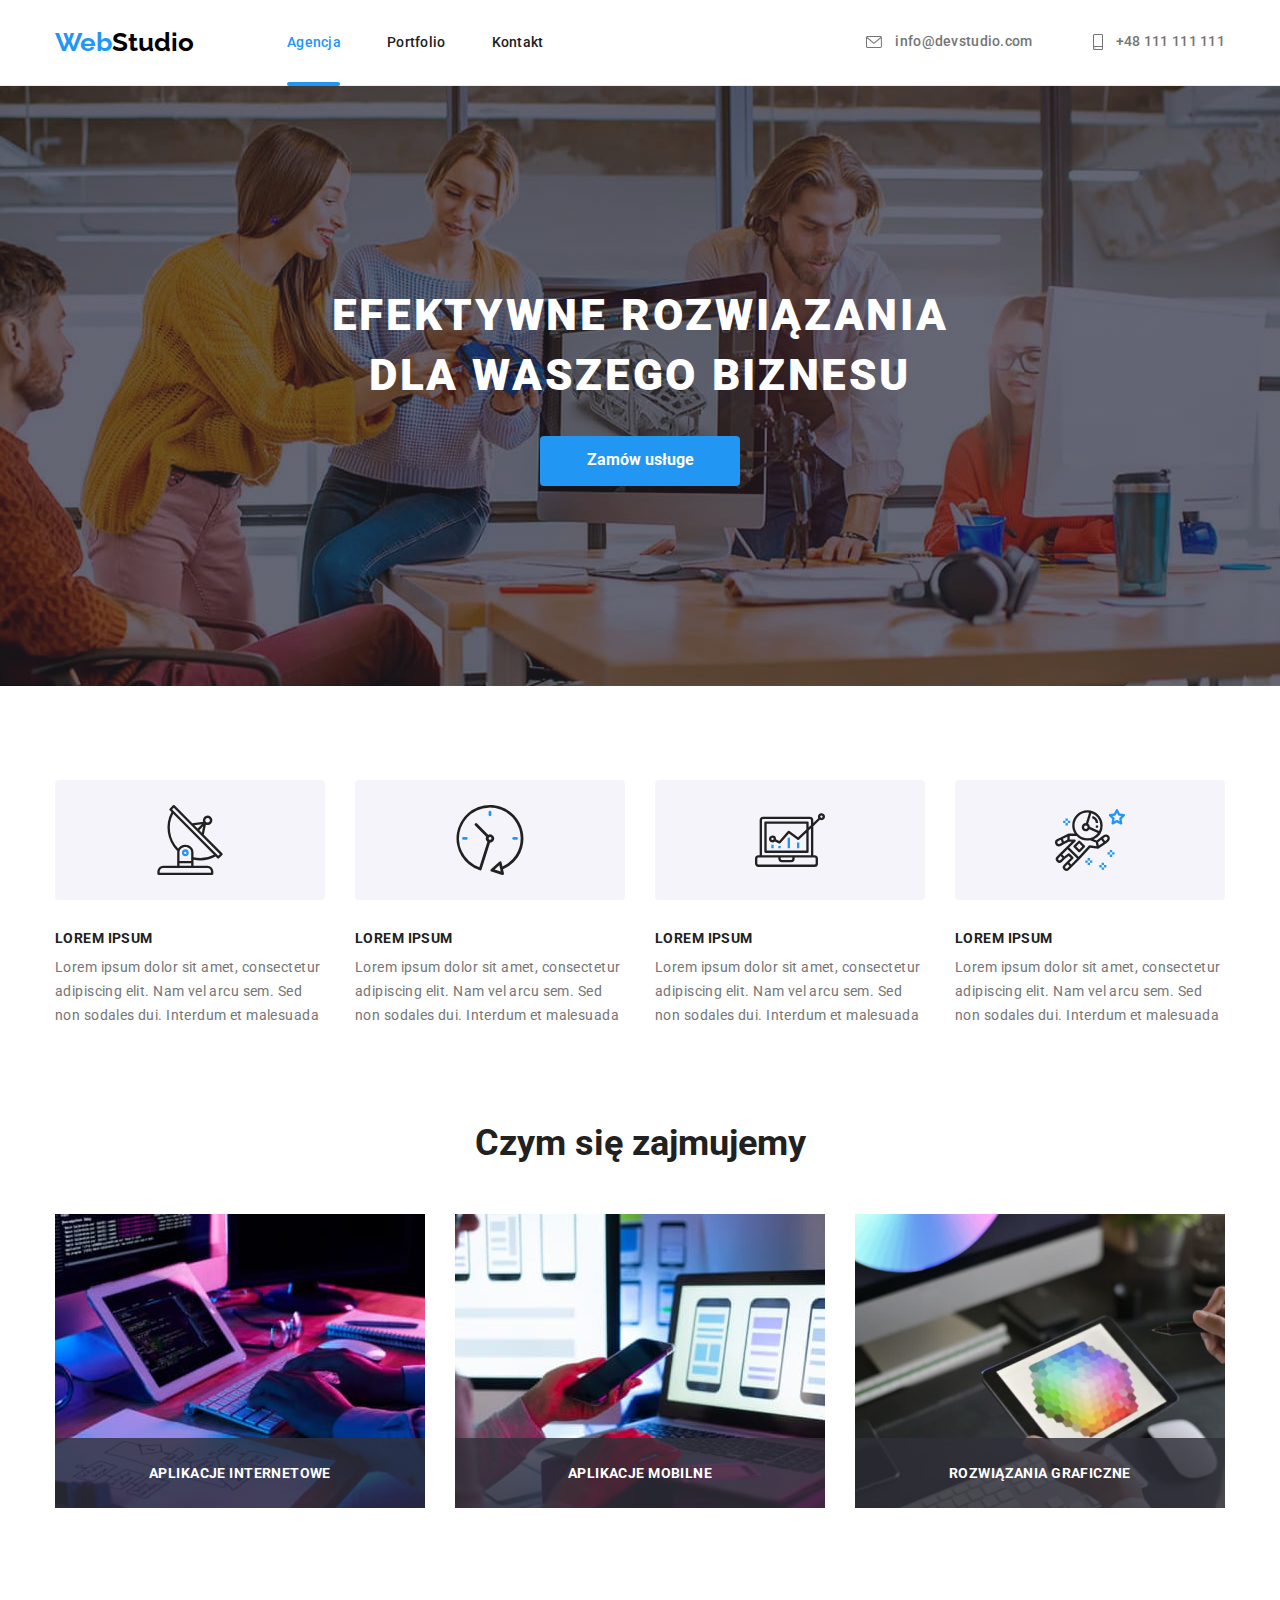
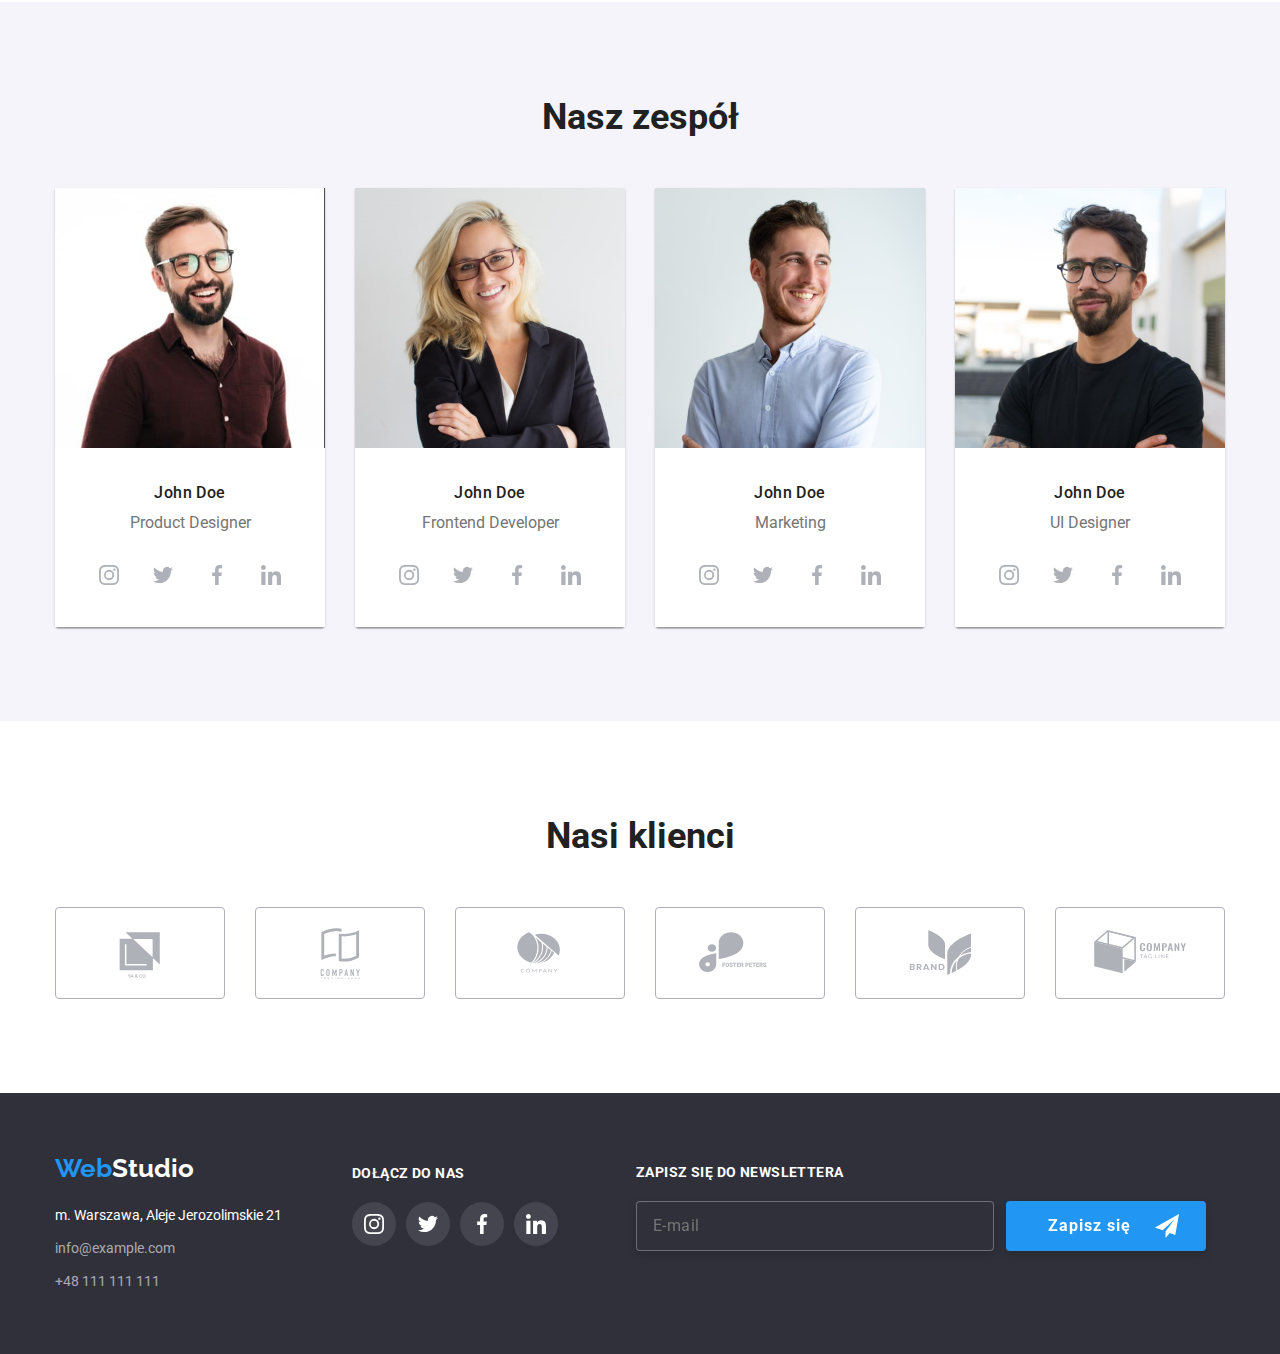
<file: index.html>
<!DOCTYPE html>
<html lang="pl">
	<head>
		<meta charset="UTF-8" />
		<meta http-equiv="X-UA-Compatible" content="IE=edge" />
		<meta name="viewport" content="width=device-width, initial-scale=1.0" />
		<link rel="preconnect" href="https://fonts.googleapis.com" />
		<link rel="preconnect" href="https://fonts.gstatic.com" crossorigin />
		<link
			href="https://fonts.googleapis.com/css2?family=Raleway:wght@700&family=Roboto:wght@400;500;700;900&display=swap"
			rel="stylesheet"
		/>
		<link
			rel="stylesheet"
			href="https://cdnjs.cloudflare.com/ajax/libs/modern-normalize/1.0.0/modern-normalize.min.css"
		/>
		<link rel="stylesheet" href="./css/main.min.css" />

		<title>Studio</title>
	</head>
	<body>
		<header class="topper">
			<div class="container topper__header">
				<nav class="topper__nav">
					<a class="logo" href="index.html"
						>Web<span class="logo__studio">Studio</span></a
					>
					<ul class="topper__nav-list">
						<li>
							<a
								class="topper__nav-item topper__nav-item--active"
								href="index.html"
								>Agencja</a
							>
						</li>
						<li>
							<a class="topper__nav-item" href="portfolio.html">
								Portfolio</a
							>
						</li>
						<li>
							<a class="topper__nav-item" href="#">Kontakt</a>
						</li>
					</ul>
				</nav>

				<ul class="topper__contact-list">
					<li>
						<a
							class="topper__contact-item"
							href="info@devstudio.com"
						>
							<svg width="16" height="12" class="topper__icon">
								<use
									href="./images/icons.svg#icon-envelope"
								></use>
							</svg>
							info@devstudio.com</a
						>
					</li>
					<li>
						<a class="topper__contact-item" href="tel:+48111111111"
							><svg width="10" height="16" class="topper__icon">
								<use
									href="./images/icons.svg#icon-smartphone"
								></use>
							</svg>
							+48 111 111 111</a
						>
					</li>
				</ul>
			</div>
		</header>
		<main>
			<section class="main-header section">
				<div class="container">
					<h1 class="main-header__description">
						EFEKTYWNE ROZWIĄZANIA DLA WASZEGO BIZNESU
					</h1>
					<button
						class="main-header__button"
						type="button"
						data-modal-open
					>
						Zamów usługe
					</button>
				</div>
			</section>
			<section class="key-info section">
				<div class="container">
					<ul class="key-info__flex">
						<li>
							<div class="key-info__icon">
								<svg width="270" height="120">
									<use
										href="./images/icons.svg#icon-antenna"
									></use>
								</svg>
							</div>
							<h3 class="key-info__title">LOREM IPSUM</h3>
							<p class="key-info__text">
								Lorem ipsum dolor sit amet, consectetur
								adipiscing elit. Nam vel arcu sem. Sed non
								sodales dui. Interdum et malesuada
							</p>
						</li>
						<li>
							<div class="key-info__icon">
								<svg width="270" height="120">
									<use
										href="./images/icons.svg#icon-clock"
									></use>
								</svg>
							</div>
							<h3 class="key-info__title">LOREM IPSUM</h3>
							<p class="key-info__text">
								Lorem ipsum dolor sit amet, consectetur
								adipiscing elit. Nam vel arcu sem. Sed non
								sodales dui. Interdum et malesuada
							</p>
						</li>
						<li>
							<div class="key-info__icon">
								<svg width="270" height="120">
									<use
										href="./images/icons.svg#icon-diagram"
									></use>
								</svg>
							</div>
							<h3 class="key-info__title">LOREM IPSUM</h3>
							<p class="key-info__text">
								Lorem ipsum dolor sit amet, consectetur
								adipiscing elit. Nam vel arcu sem. Sed non
								sodales dui. Interdum et malesuada
							</p>
						</li>
						<li>
							<div class="key-info__icon">
								<svg width="270" height="120">
									<use
										href="./images/icons.svg#icon-astronaut"
									></use>
								</svg>
							</div>
							<h3 class="key-info__title">LOREM IPSUM</h3>
							<p class="key-info__text">
								Lorem ipsum dolor sit amet, consectetur
								adipiscing elit. Nam vel arcu sem. Sed non
								sodales dui. Interdum et malesuada
							</p>
						</li>
					</ul>
				</div>
			</section>
			<section class="work section">
				<div class="container">
					<h2 class="work__header">Czym się zajmujemy</h2>
					<ul class="work__list">
						<li>
							<div class="work__photo">
								<img
									src="./images/kodowanie.jpg"
									alt="kodowaniem"
									width="370"
									height="294"
								/>
								<p class="work__overlay">
									APLIKACJE INTERNETOWE
								</p>
							</div>
						</li>
						<li>
							<div class="work__photo">
								<img
									src="./images/aplikacje.jpg"
									alt="pisaniem aplikacji"
									width="370"
									height="294"
								/>
								<p class="work__overlay">
									APLIKACJE MOBILNE
								</p>
							</div>
						</li>
						<li>
							<div class="work__photo">
								<img
									src="./images/stylizowanie.jpg"
									alt="stylizowaniem naszych projektów"
									width="370"
									height="294"
								/>
								<p class="work__overlay">
									ROZWIĄZANIA GRAFICZNE
								</div>
							</p>
						</li>
					</ul>
				</div>
			</section>

			<section class="our-team section">
				<div class="container">
					<h2 class="our-team__header">Nasz zespół</h2>
					<ul class="our-team__list">
						<li>
							<figure class="our-team__card">
								<img
									src="images/john1.jpg"
									alt="John - projekt desajner"
									width="270"
									height="260"
								/>
								<figcaption class="our-team__info">
									<span class="our-team__name"
										>John Doe</span
									>
									<p class="our-team__position">
										Product Designer
									</p>
									<div>
										<ul class="social-media">
											<li>
												<a
													href="#"
													class="social-media__icon"
												>
													<svg
														width="44px"
														height="44px"
													>
														<use
															href="./images/icons.svg#icon-instagram"
														></use>
													</svg>
												</a>
											</li>
											<li>
												<a
													href="#"
													class="social-media__icon"
												>
													<svg
														width="44px"
														height="44px"
													>
														<use
															href="./images/icons.svg#icon-twitter"
														></use>
													</svg>
												</a>
											</li>
											<li>
												<a
													href="#"
													class="social-media__icon"
												>
													<svg
														width="44px"
														height="44px"
													>
														<use
															href="./images/icons.svg#icon-facebook"
														></use>
													</svg>
												</a>
											</li>
											<li>
												<a
													href="#"
													class="social-media__icon"
												>
													<svg
														width="44px"
														height="44px"
													>
														<use
															href="./images/icons.svg#icon-linkedin"
														></use>
													</svg>
												</a>
											</li>
										</ul>
									</div>
								</figcaption>
							</figure>
						</li>
						<li>
							<figure class="our-team__card">
								<img
									src="images/john2.jpg"
									alt="John - frontend developer"
									width="270"
									height="260"
								/>
								<figcaption class="our-team__info">
									<span class="our-team__name"
										>John Doe</span
									>
									<p class="our-team__position">
										Frontend Developer
									</p>
									<div>
										<ul class="social-media">
											<li>
												<a
													href="#"
													class="social-media__icon"
												>
													<svg
														width="44px"
														height="44px"
													>
														<use
															href="./images/icons.svg#icon-instagram"
														></use>
													</svg>
												</a>
											</li>
											<li>
												<a
													href="#"
													class="social-media__icon"
												>
													<svg
														width="44px"
														height="44px"
													>
														<use
															href="./images/icons.svg#icon-twitter"
														></use>
													</svg>
												</a>
											</li>
											<li>
												<a
													href="#"
													class="social-media__icon"
												>
													<svg
														width="44px"
														height="44px"
													>
														<use
															href="./images/icons.svg#icon-facebook"
														></use>
													</svg>
												</a>
											</li>
											<li>
												<a
													href="#"
													class="social-media__icon"
												>
													<svg
														width="44px"
														height="44px"
													>
														<use
															href="./images/icons.svg#icon-linkedin"
														></use>
													</svg>
												</a>
											</li>
										</ul>
									</div>
								</figcaption>
							</figure>
						</li>
						<li>
							<figure class="our-team__card">
								<img
									src="images/john3.jpg"
									alt="John - specjalista od marketingu"
									width="270"
									height="260"
								/>
								<figcaption class="our-team__info">
									<span class="our-team__name"
										>John Doe</span
									>
									<p class="our-team__position">
										Marketing
									</p>
									<div>
										<ul class="social-media">
											<li>
												<a
													href="#"
													class="social-media__icon"
												>
													<svg
														width="44px"
														height="44px"
													>
														<use
															href="./images/icons.svg#icon-instagram"
														></use>
													</svg>
												</a>
											</li>
											<li>
												<a
													href="#"
													class="social-media__icon"
												>
													<svg
														width="44px"
														height="44px"
													>
														<use
															href="./images/icons.svg#icon-twitter"
														></use>
													</svg>
												</a>
											</li>
											<li>
												<a
													href="#"
													class="social-media__icon"
												>
													<svg
														width="44px"
														height="44px"
													>
														<use
															href="./images/icons.svg#icon-facebook"
														></use>
													</svg>
												</a>
											</li>
											<li>
												<a
													href="#"
													class="social-media__icon"
												>
													<svg
														width="44px"
														height="44px"
													>
														<use
															href="./images/icons.svg#icon-linkedin"
														></use>
													</svg>
												</a>
											</li>
										</ul>
									</div>
								</figcaption>
							</figure>
						</li>
						<li>
							<figure class="our-team__card">
								<img
									src="images/john4.jpg"
									alt="John - UI designer"
									width="270"
									height="260"
								/>
								<figcaption class="our-team__info">
									<span class="our-team__name"
										>John Doe</span
									>
									<p class="our-team__position">
										UI Designer
									</p>
									<div>
										<ul class="social-media">
											<li>
												<a
													href="#"
													class="social-media__icon"
												>
													<svg
														width="44px"
														height="44px"
													>
														<use
															href="./images/icons.svg#icon-instagram"
														></use>
													</svg>
												</a>
											</li>
											<li>
												<a
													href="#"
													class="social-media__icon"
												>
													<svg
														width="44px"
														height="44px"
													>
														<use
															href="./images/icons.svg#icon-twitter"
														></use>
													</svg>
												</a>
											</li>
											<li>
												<a
													href="#"
													class="social-media__icon"
												>
													<svg
														width="44px"
														height="44px"
													>
														<use
															href="./images/icons.svg#icon-facebook"
														></use>
													</svg>
												</a>
											</li>
											<li>
												<a
													href="#"
													class="social-media__icon"
												>
													<svg
														width="44px"
														height="44px"
													>
														<use
															href="./images/icons.svg#icon-linkedin"
														></use>
													</svg>
												</a>
											</li>
										</ul>
									</div>
								</figcaption>
							</figure>
						</li>
					</ul>
				</div>
			</section>
			<section class="section">
				<div class="container customers">
					<h2 class="customers__name">Nasi klienci</h2>
				</div>
				<ul class="customers__logo">
					<li>
						<svg
							width="170"
							height="92"
							tabindex="0"
							class="customers__icon"
						>
							<use href="./images/icons.svg#icon-Client1"></use>
						</svg>
					</li>
					<li>
						<svg
							width="170"
							height="92"
							tabindex="0"
							class="customers__icon"
						>
							<use href="./images/icons.svg#icon-Client2"></use>
						</svg>
					</li>
					<li>
						<svg
							width="170"
							height="92"
							tabindex="0"
							class="customers__icon"
						>
							<use href="./images/icons.svg#icon-Client3"></use>
						</svg>
					</li>
					<li>
						<svg
							width="170"
							height="92"
							tabindex="0"
							class="customers__icon"
						>
							<use href="./images/icons.svg#icon-Client4"></use>
						</svg>
					</li>
					<li>
						<svg
							width="170"
							height="92"
							tabindex="0"
							class="customers__icon"
						>
							<use href="./images/icons.svg#icon-Client5"></use>
						</svg>
					</li>
					<li>
						<svg
							width="170"
							height="92"
							tabindex="0"
							class="customers__icon"
						>
							<use href="./images/icons.svg#icon-Client6"></use>
						</svg>
					</li>
				</ul>
			</section>
		</main>
		<footer class="footer">
			<div class="container">
				<div class="footer__menu">
					<div>
						<a class="logo" href="index.html"
							>Web<span class="logo__studio logo__studio--white"
								>Studio</span
							></a
						>
						<address class="footer__address">
							<ul class="footer__address-list">
								<li>
									<span class="footer__address-item"
										>m. Warszawa, Aleje Jerozolimskie
										21</span
									>
								</li>
								<li>
									<a
										class="footer__contact"
										href="mailto:info@example.com"
										>info@example.com</a
									>
								</li>
								<li>
									<a
										class="footer__contact"
										href="+48111111111"
										>+48 111 111 111</a
									>
								</li>
							</ul>
						</address>
					</div>

					<div class="footer__join-us">
						<h3
							class="footer__join-us-header footer__join-us-header--color"
						>
							DOŁĄCZ DO NAS
						</h3>
						<ul class="footer__join-us-list">
							<li>
								<a href="#" class="footer__social-icons">
									<svg width="44" height="44">
										<use
											href="./images/icons.svg#icon-instagram"
										></use>
									</svg>
								</a>
							</li>
							<li>
								<a href="#" class="footer__social-icons">
									<svg width="44" height="44">
										<use
											href="./images/icons.svg#icon-twitter"
										></use>
									</svg>
								</a>
							</li>
							<li>
								<a href="#" class="footer__social-icons">
									<svg width="44" height="44">
										<use
											href="./images/icons.svg#icon-facebook"
										></use>
									</svg>
								</a>
							</li>
							<li>
								<a href="#" class="footer__social-icons">
									<svg width="44" height="44">
										<use
											href="./images/icons.svg#icon-linkedin"
										></use>
									</svg>
								</a>
							</li>
						</ul>
					</div>

					<div class="footer__newsletter">
						<h3 class="footer__newsletter-title">
							ZAPISZ SIĘ DO NEWSLETTERA
						</h3>
						<form class="footer__newsletter-flex">
							<label for="newsletter">
								<input
									id="newsletter"
									class="footer__newsletter-form"
									type="email"
									name="email"
									placeholder="E-mail"
								/>
							</label>
							<button
								type="submit"
								class="footer__newsletter-btn"
							>
								Zapisz się
								<svg
									width="24"
									height="24"
									class="footer__icon"
								>
									<use
										href="./images/icons.svg#icon-icon-send"
									></use>
								</svg>
							</button>
						</form>
					</div>
				</div>
			</div>
		</footer>
		<div class="backdrop is-hidden" data-modal>
			<div class="modal">
				<button type="button" class="modal__close-btn" data-modal-close>
					<svg class="modal-close-btn-icon" width="17" height="17"><use href="./images/icons.svg#icon-close"></use></svg>
				</button>

				<h4 class="modal__header">
					Zostaw swoje dane w formularzu poniżej
				</h4>

				<form class="modal__form" autocomplete="on">
					<div>
						<label class="modal__label" for="name">
							Imie
							<svg
								width="18"
								height="18"
								class="modal__icon"
							>
								<use
									href="./images/icons.svg#icon-person"
								></use>
							</svg>
							<input
								class="modal__input"
								type="text"
								name="name"
								id="name"
							/>
						</label>
					</div>

					<div>
						<label class="modal__label" for="tel">
							Telefon
							<svg
								width="18"
								height="18"
								class="modal__icon"
							>
								<use href="./images/icons.svg#icon-phone"></use>
							</svg>
							<input
								class="modal__input"
								type="text"
								name="tel"
								id="tel"
							/>
						</label>
					</div>

					<div>
						<label class="modal__label" for="email">
							Email
							<svg
								width="18"
								height="18"
								class="modal__icon"
							>
								<use href="./images/icons.svg#icon-email"></use>
							</svg>
							<input
								class="modal__input"
								type="text"
								name="email"
								id="email"
							/>
						</label>
					</div>

					<div>
						<label class="modal__label" for="comment">
							Komentarz
							<textarea
								class="modal__label-textarea"
								name="comment"
								placeholder="Wprowadź tekst"
								id="comment"
							></textarea>
						</label>
					</div>
					<div class="modal__statute">
						<label for="statute_form" class="modal__statute-form">
							<input
								class="modal__statute-form-checkbox"
								type="checkbox"
								name="statute"
								id="statute_form"
							/>
							<svg
								width="16"
								height="15"
								class="modal__statute-form-checkbox-icon"
							>
								<use href="./images/icons.svg#icon-check"></use>
							</svg>
							<span class="modal__statute-info">
								Oświadczam iż akceptuję
								<a class="modal__statute-link" href="#">
									Regulamin
								</a>
								i
								<a class="modal__statute-link" href="#"
									>Politykę Prywatności</a
								>.</span
							>
						</label>
						<button class="modal__btn-statute" type="submit">
							Wyślij
						</button>
					</div>
				</form>
			</div>
		</div>
		<script src="./modal.js"></script>
	</body>
</html>
</file>
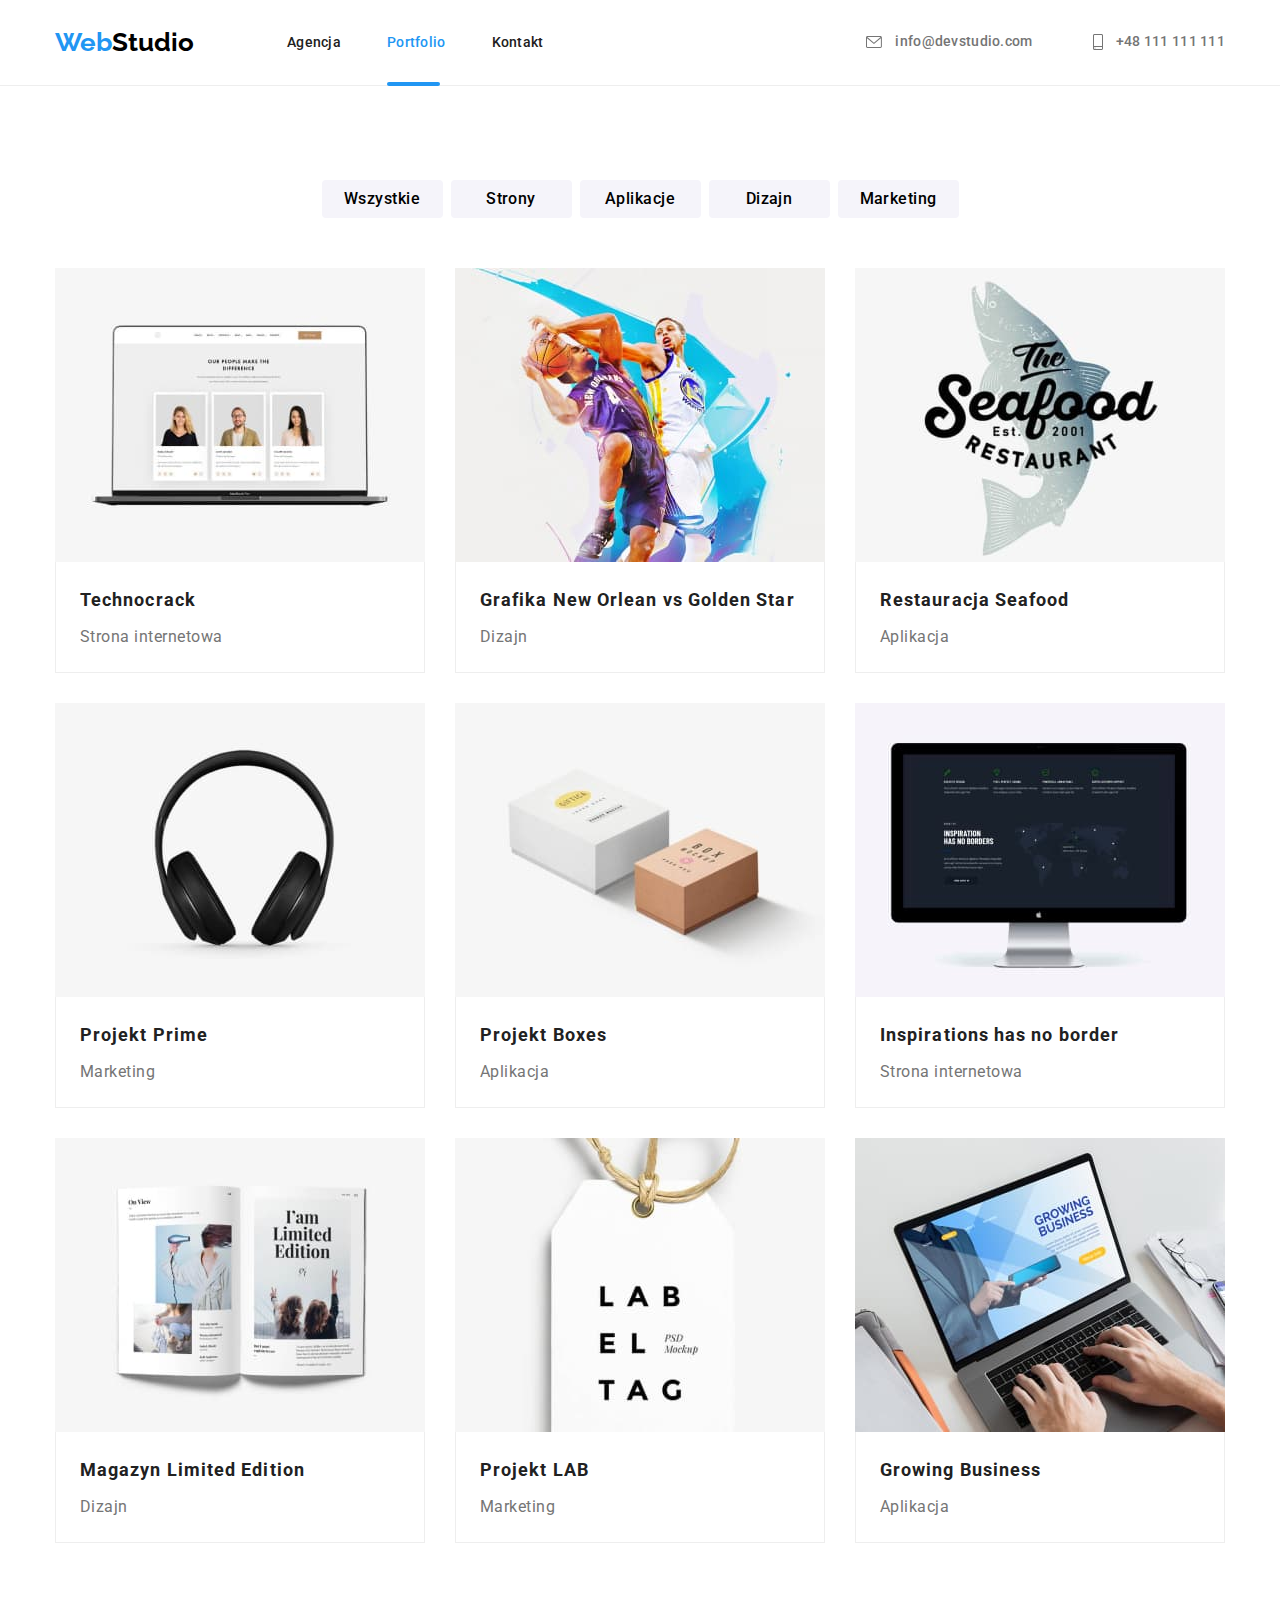
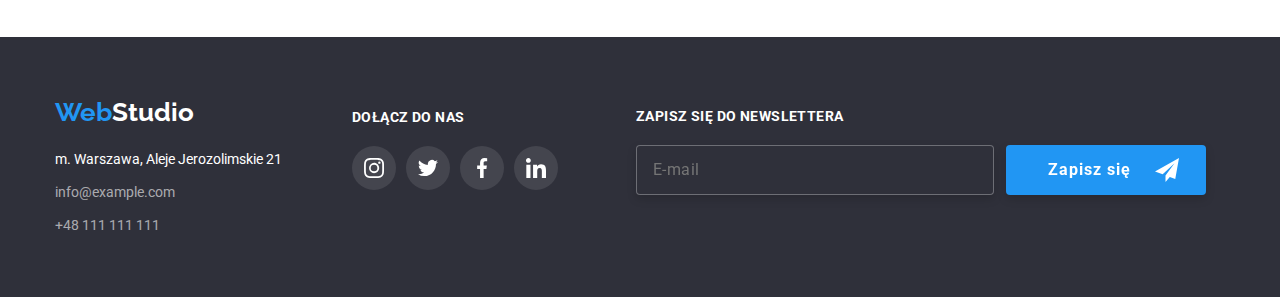
<file: portfolio.html>
<!DOCTYPE html>
<html lang="pl">
	<head>
		<meta charset="UTF-8" />
		<meta http-equiv="X-UA-Compatible" content="IE=edge" />
		<meta name="viewport" content="width=device-width, initial-scale=1.0" />
		<link rel="preconnect" href="https://fonts.googleapis.com" />
		<link rel="preconnect" href="https://fonts.gstatic.com" crossorigin />
		<link
			href="https://fonts.googleapis.com/css2?family=Raleway:wght@700&family=Roboto:ital,wght@0,400;0,500;0,700;1,900&display=swap"
			rel="stylesheet"
		/>
		<link
			rel="stylesheet"
			href="https://cdnjs.cloudflare.com/ajax/libs/modern-normalize/1.0.0/modern-normalize.min.css"
		/>
		<link rel="stylesheet" href="./css/main.min.css" />
		<title>Studio</title>
	</head>
	<body>
		<header class="topper">
			<div class="container topper__header">
				<nav class="topper__nav">
					<a class="logo" href="index.html"
						>Web<span class="logo__studio">Studio</span></a
					>
					<ul class="topper__nav-list">
						<li>
							<a class="topper__nav-item" href="index.html"
								>Agencja</a
							>
						</li>
						<li>
							<a
								class="topper__nav-item topper__nav-item--active"
								href="portfolio.html"
							>
								Portfolio</a
							>
						</li>
						<li>
							<a class="topper__nav-item" href="#">Kontakt</a>
						</li>
					</ul>
				</nav>

				<ul class="topper__contact-list">
					<li>
						<a
							class="topper__contact-item"
							href="info@devstudio.com"
						>
							<svg width="16" height="12" class="topper__icon">
								<use
									href="./images/icons.svg#icon-envelope"
								></use>
							</svg>
							info@devstudio.com</a
						>
					</li>
					<li>
						<a class="topper__contact-item" href="tel:+48111111111"
							><svg width="10" height="16" class="topper__icon">
								<use
									href="./images/icons.svg#icon-smartphone"
								></use>
							</svg>
							+48 111 111 111</a
						>
					</li>
				</ul>
			</div>
		</header>
		<main>
			<section class="section">
				<div class="container">
					<ul class="portfolio-filters">
						<li>
							<button
								class="portfolio-filters__button"
								type="button"
							>
								Wszystkie
							</button>
						</li>
						<li>
							<button
								class="portfolio-filters__button"
								type="button"
							>
								Strony
							</button>
						</li>
						<li>
							<button
								class="portfolio-filters__button"
								type="button"
							>
								Aplikacje
							</button>
						</li>
						<li>
							<button
								class="portfolio-filters__button"
								type="button"
							>
								Dizajn
							</button>
						</li>
						<li>
							<button
								class="portfolio-filters__button"
								type="button"
							>
								Marketing
							</button>
						</li>
					</ul>

					<ul class="projects">
						<li class="projects--shadow">
							<div class="projects__overlay-portfolio">
								<img
									src="images/project1.jpg"
									alt="strona główna Technocrack"
									width="370"
									height="294"
								/>
								<div
									class="projects__title projects__overlay-description"
								>
									<p class="projects__overlay-text">
										Technocrack jest popularną platformą
										wykorzystywaną do rozpowszechniania
										koronawirusa. Firmy wykorzystują tę
										platformę do celów szpiegowskich i
										ataków na niezabezpieczone serwery
										konkurencji
									</p>
								</div>
							</div>
							<div class="projects__photo-portfolio">
								<h3 class="projects__name">Technocrack</h3>
								<p class="projects__title">
									Strona internetowa
								</p>
							</div>
						</li>
						<li class="projects--shadow">
							<div class="projects__overlay-portfolio">
								<img
									src="images/project2.jpg"
									alt="plakat reklamowy meczu koszykówki"
									width="370"
									height="294"
								/>
								<div
									class="projects__title projects__overlay-description"
								>
									<p class="projects__overlay-text">
										Technocrack jest popularną platformą
										wykorzystywaną do rozpowszechniania
										koronawirusa. Firmy wykorzystują tę
										platformę do celów szpiegowskich i
										ataków na niezabezpieczone serwery
										konkurencji
									</p>
								</div>
							</div>
							<div class="projects__photo-portfolio">
								<h3 class="projects__name">
									Grafika New Orlean vs Golden Star
								</h3>
								<p class="projects__title">Dizajn</p>
							</div>
						</li>
						<li class="projects--shadow">
							<div class="projects__overlay-portfolio">
								<img
									src="images/project3.jpg"
									alt="logo restauracji Seafood"
									width="370"
									height="294"
								/>
								<div
									class="projects__title projects__overlay-description"
								>
									<p class="projects__overlay-text">
										Technocrack jest popularną platformą
										wykorzystywaną do rozpowszechniania
										koronawirusa. Firmy wykorzystują tę
										platformę do celów szpiegowskich i
										ataków na niezabezpieczone serwery
										konkurencji
									</p>
								</div>
							</div>
							<div class="projects__photo-portfolio">
								<h3 class="projects__name">
									Restauracja Seafood
								</h3>
								<p class="projects__title">Aplikacja</p>
							</div>
						</li>
						<li class="projects--shadow">
							<div class="projects__overlay-portfolio">
								<img
									src="images/project4.jpg"
									alt="projekt marketingowy"
									width="370"
									height="294"
								/>
								<div
									class="projects__title projects__overlay-description"
								>
									<p class="projects__overlay-text">
										Technocrack jest popularną platformą
										wykorzystywaną do rozpowszechniania
										koronawirusa. Firmy wykorzystują tę
										platformę do celów szpiegowskich i
										ataków na niezabezpieczone serwery
										konkurencji
									</p>
								</div>
							</div>
							<div class="projects__photo-portfolio">
								<h3 class="projects__name">Projekt Prime</h3>
								<p class="projects__title">Marketing</p>
							</div>
						</li>
						<li class="projects--shadow">
							<div class="projects__overlay-portfolio">
								<img
									src="images/project5.jpg"
									alt="aplikacja boxes"
									width="370"
									height="294"
								/>
								<div
									class="projects__title projects__overlay-description"
								>
									<p class="projects__overlay-text">
										Technocrack jest popularną platformą
										wykorzystywaną do rozpowszechniania
										koronawirusa. Firmy wykorzystują tę
										platformę do celów szpiegowskich i
										ataków na niezabezpieczone serwery
										konkurencji
									</p>
								</div>
							</div>
							<div class="projects__photo-portfolio">
								<h3 class="projects__name">Projekt Boxes</h3>
								<p class="projects__title">Aplikacja</p>
							</div>
						</li>
						<li class="projects--shadow">
							<div class="projects__overlay-portfolio">
								<img
									src="images/project6.jpg"
									alt="motywujaca strona internetowa"
									width="370"
									height="294"
								/>
								<div
									class="projects__title projects__overlay-description"
								>
									<p class="projects__overlay-text">
										Technocrack jest popularną platformą
										wykorzystywaną do rozpowszechniania
										koronawirusa. Firmy wykorzystują tę
										platformę do celów szpiegowskich i
										ataków na niezabezpieczone serwery
										konkurencji
									</p>
								</div>
							</div>
							<div class="projects__photo-portfolio">
								<h3 class="projects__name">
									Inspirations has no border
								</h3>
								<p class="projects__title">
									Strona internetowa
								</p>
							</div>
						</li>
						<li class="projects--shadow">
							<div class="projects__overlay-portfolio">
								<img
									src="images/project7.jpg"
									alt="projekt graficzny magazynu Limited Edition"
									width="370"
									height="294"
								/>
								<div
									class="projects__title projects__overlay-description"
								>
									<p class="projects__overlay-text">
										Technocrack jest popularną platformą
										wykorzystywaną do rozpowszechniania
										koronawirusa. Firmy wykorzystują tę
										platformę do celów szpiegowskich i
										ataków na niezabezpieczone serwery
										konkurencji
									</p>
								</div>
							</div>
							<div class="projects__photo-portfolio">
								<h3 class="projects__name">
									Magazyn Limited Edition
								</h3>
								<p class="projects__title">Dizajn</p>
							</div>
						</li>
						<li class="projects--shadow">
							<div class="projects__overlay-portfolio">
								<img
									src="images/project8.jpg"
									alt="akcja marketingowa projektu LAB"
									width="370"
									height="294"
								/>
								<div
									class="projects__title projects__overlay-description"
								>
									<p class="projects__overlay-text">
										Technocrack jest popularną platformą
										wykorzystywaną do rozpowszechniania
										koronawirusa. Firmy wykorzystują tę
										platformę do celów szpiegowskich i
										ataków na niezabezpieczone serwery
										konkurencji
									</p>
								</div>
							</div>
							<div class="projects__photo-portfolio">
								<h3 class="projects__name">Projekt LAB</h3>
								<p class="projects__title">Marketing</p>
							</div>
						</li>
						<li class="projects--shadow">
							<div class="projects__overlay-portfolio">
								<img
									src="images/project9.jpg"
									alt="aplikacja pomagajaca rozbudowac firme"
									width="370"
									height="294"
								/>
								<div
									class="projects__title projects__overlay-description"
								>
									<p class="projects__overlay-text">
										Technocrack jest popularną platformą
										wykorzystywaną do rozpowszechniania
										koronawirusa. Firmy wykorzystują tę
										platformę do celów szpiegowskich i
										ataków na niezabezpieczone serwery
										konkurencji
									</p>
								</div>
							</div>
							<div class="projects__photo-portfolio">
								<h3 class="projects__name">Growing Business</h3>
								<p class="projects__title">Aplikacja</p>
							</div>
						</li>
					</ul>
				</div>
			</section>
		</main>
		<footer class="footer">
			<div class="container">
				<div class="footer__menu">
					<div>
						<a class="logo" href="index.html"
							>Web<span class="logo__studio logo__studio--white"
								>Studio</span
							></a
						>
						<address class="footer__address">
							<ul class="footer__address-list">
								<li>
									<span class="footer__address-item"
										>m. Warszawa, Aleje Jerozolimskie
										21</span
									>
								</li>
								<li>
									<a
										class="footer__contact"
										href="mailto:info@example.com"
										>info@example.com</a
									>
								</li>
								<li>
									<a
										class="footer__contact"
										href="+48111111111"
										>+48 111 111 111</a
									>
								</li>
							</ul>
						</address>
					</div>

					<div class="footer__join-us">
						<h3
							class="footer__join-us-header footer__join-us-header--color"
						>
							DOŁĄCZ DO NAS
						</h3>
						<ul class="footer__join-us-list">
							<li>
								<a href="#" class="footer__social-icons">
									<svg width="44" height="44">
										<use
											href="./images/icons.svg#icon-instagram"
										></use>
									</svg>
								</a>
							</li>
							<li>
								<a href="#" class="footer__social-icons">
									<svg width="44" height="44">
										<use
											href="./images/icons.svg#icon-twitter"
										></use>
									</svg>
								</a>
							</li>
							<li>
								<a href="#" class="footer__social-icons">
									<svg width="44" height="44">
										<use
											href="./images/icons.svg#icon-facebook"
										></use>
									</svg>
								</a>
							</li>
							<li>
								<a href="#" class="footer__social-icons">
									<svg width="44" height="44">
										<use
											href="./images/icons.svg#icon-linkedin"
										></use>
									</svg>
								</a>
							</li>
						</ul>
					</div>

					<div class="footer__newsletter">
						<h3 class="footer__newsletter-title">
							ZAPISZ SIĘ DO NEWSLETTERA
						</h3>
						<form class="footer__newsletter-flex">
							<label for="newsletter">
								<input
									id="newsletter"
									class="footer__newsletter-form"
									type="email"
									name="email"
									placeholder="E-mail"
								/>
							</label>
							<button
								type="submit"
								class="footer__newsletter-btn"
							>
								Zapisz się
								<svg
									width="24"
									height="24"
									class="footer__icon"
								>
									<use
										href="./images/icons.svg#icon-icon-send"
									></use>
								</svg>
							</button>
						</form>
					</div>
				</div>
			</div>
		</footer>
	</body>
</html>
</file>
<file: css/main.min.css>
*,::before,::after{-webkit-box-sizing:border-box;box-sizing:border-box}body{font-family:"Roboto",sans-serif}.container{max-width:1200px;margin:0 auto;padding:0 15px}ul,h1,h2,h3,h4,p,figure{margin:0;padding:0}img,svg{vertical-align:middle}.section{padding:94px 0}.topper{background-color:#fff;padding:24px 0 25px;border-bottom:1px solid #eee}.topper__header{display:-webkit-box;display:-ms-flexbox;display:flex;-webkit-box-pack:justify;-ms-flex-pack:justify;justify-content:space-between;-webkit-box-align:center;-ms-flex-align:center;align-items:center}.topper__nav{display:-webkit-box;display:-ms-flexbox;display:flex;-webkit-box-align:center;-ms-flex-align:center;align-items:center;gap:93px}.topper__nav-list{display:-webkit-box;display:-ms-flexbox;display:flex;list-style:none;gap:46px;position:relative}.topper__nav-list a:hover,.topper__nav-list a:focus{color:#2196f3}.topper__nav-item{color:#212121;font-weight:500;font-size:14px;line-height:1.17;letter-spacing:.02em;text-align:left;-webkit-transition:color 250ms cubic-bezier(0.4, 0, 0.2, 1);transition:color 250ms cubic-bezier(0.4, 0, 0.2, 1);text-decoration:none}.topper__nav-item--active{color:#2196f3}.topper__nav-item--active::after{background-color:#2196f3;content:"";display:-webkit-box;display:-ms-flexbox;display:flex;-webkit-box-pack:center;-ms-flex-pack:center;justify-content:center;position:absolute;width:53px;height:4px;top:49px;border-radius:2px}.topper__nav-item:hover::after,.topper__nav-item:focus::after{background-color:#2196f3;content:"";display:-webkit-box;display:-ms-flexbox;display:flex;-webkit-box-pack:center;-ms-flex-pack:center;justify-content:center;position:absolute;width:53px;height:4px;top:49px;border-radius:2px}.topper__contact-list{font-weight:500;font-size:14px;line-height:1.17;letter-spacing:.02em;text-align:left;list-style:none;display:-webkit-box;display:-ms-flexbox;display:flex;-webkit-column-gap:50px;-moz-column-gap:50px;column-gap:50px;-webkit-box-orient:horizontal;-webkit-box-direction:normal;-ms-flex-direction:row;flex-direction:row;-webkit-box-align:center;-ms-flex-align:center;align-items:center}.topper__contact-item{color:#757575;text-decoration:none;-webkit-transition:color 250ms cubic-bezier(0.4, 0, 0.2, 1);transition:color 250ms cubic-bezier(0.4, 0, 0.2, 1)}.topper__contact-item:hover,.topper__contact-item:focus{color:#2196f3}.topper__icon{margin:10px;--color3: currentColor;--color6: currentColor}.logo{font-family:"Raleway",sans-serif;font-weight:700;font-size:26px;line-height:1.17;text-align:left;text-decoration:none;color:#2196f3}.logo__studio{color:#000}.logo__studio--white{color:#fff}.main-header{text-align:center;background-color:#2f303a;background-image:-webkit-gradient(linear, left top, right top, from(rgba(47, 48, 58, 0.4)), color-stop(0%, rgba(47, 48, 58, 0.4))),url(../images/h1img.jpg);background-image:linear-gradient(90deg, rgba(47, 48, 58, 0.4) 0%, rgba(47, 48, 58, 0.4) 0%),url(../images/h1img.jpg);background-position:center;margin:0 auto;background-repeat:no-repeat}.main-header__description{font-weight:900;font-size:44px;line-height:1.36;color:#fff;letter-spacing:.06em;text-align:center;margin:106px 252px 30px}.main-header__button{font-weight:700;font-size:16px;color:#fff;background-color:#2196f3;outline:none;border:none;border-radius:4px;margin-bottom:106px;width:200px;height:50px;cursor:pointer}.key-info__flex{display:-webkit-box;display:-ms-flexbox;display:flex;-webkit-box-align:center;-ms-flex-align:center;align-items:center;list-style:none;gap:30px}.key-info__title{font-weight:700;font-size:14px;line-height:1.17;color:#212121;letter-spacing:.03em;text-align:left}.key-info__text{font-size:14px;line-height:1.71;color:#757575;letter-spacing:.03em;padding-top:10px}.key-info__icon{padding-bottom:30px}.work{margin-top:-94px}.work__list{display:-webkit-box;display:-ms-flexbox;display:flex;-webkit-box-align:center;-ms-flex-align:center;align-items:center;list-style:none;gap:30px}.work__header{font-weight:700;font-size:36px;line-height:1.17;color:#212121;text-align:center;margin-bottom:50px}.work__photo{position:relative;overflow:hidden}.work__overlay{position:absolute;bottom:0;left:0;background-color:rgba(47,48,58,.8);color:#fff;width:370px;height:70px;font-weight:700;font-size:14px;line-height:1.17;letter-spacing:.03em;text-align:center;display:-webkit-box;display:-ms-flexbox;display:flex;-webkit-box-align:center;-ms-flex-align:center;align-items:center;-webkit-box-pack:center;-ms-flex-pack:center;justify-content:center}.our-team{background-color:#f5f4fa}.our-team__header{font-weight:700;font-size:36px;line-height:1.17;color:#212121;text-align:center;margin-bottom:50px}.our-team__list{display:-webkit-box;display:-ms-flexbox;display:flex;-webkit-box-align:center;-ms-flex-align:center;align-items:center;list-style:none;gap:30px}.our-team__card{background-color:#fff;margin:0;-webkit-box-shadow:0px 1px 3px rgba(0,0,0,.12),0px 1px 1px rgba(0,0,0,.14),0px 2px 1px rgba(0,0,0,.2);box-shadow:0px 1px 3px rgba(0,0,0,.12),0px 1px 1px rgba(0,0,0,.14),0px 2px 1px rgba(0,0,0,.2);border-bottom-right-radius:4px;border-bottom-left-radius:4px}.our-team__info{background-color:#fff;padding:30px 0;line-height:1.85;font-size:16px;text-align:center}.our-team__name{font-weight:500;font-size:16px;color:#212121;letter-spacing:.03em}.our-team__position{color:#757575;text-align:center}.social-media{display:-webkit-box;display:-ms-flexbox;display:flex;-webkit-box-pack:center;-ms-flex-pack:center;justify-content:center;-webkit-box-align:center;-ms-flex-align:center;align-items:center;gap:10px;list-style:none;margin-top:16px}.social-media__icon{fill:#afb1b8;border:0px solid #fff;border-radius:50%;background-color:#fff;display:-webkit-box;display:-ms-flexbox;display:flex;cursor:pointer;-webkit-box-align:center;-ms-flex-align:center;align-items:center;-webkit-transition:fill 250ms cubic-bezier(0.4, 0, 0.2, 1),background-color 250ms cubic-bezier(0.4, 0, 0.2, 1);transition:fill 250ms cubic-bezier(0.4, 0, 0.2, 1),background-color 250ms cubic-bezier(0.4, 0, 0.2, 1)}.social-media__icon:hover,.social-media__icon:focus{fill:#fff;background-color:#2196f3}.customers__name{font-weight:700;font-size:36px;line-height:1.17;color:#212121;text-align:center;margin-bottom:50px}.customers__logo{display:-webkit-box;display:-ms-flexbox;display:flex;-webkit-box-pack:center;-ms-flex-pack:center;justify-content:center;-webkit-box-align:center;-ms-flex-align:center;align-items:center;gap:30px;list-style:none;cursor:pointer}.customers__icon{border:1px solid #afb1b8;border-radius:4px;fill:#afb1b8;-webkit-transition:fill 250ms cubic-bezier(0.4, 0, 0.2, 1),border-color 250ms cubic-bezier(0.4, 0, 0.2, 1);transition:fill 250ms cubic-bezier(0.4, 0, 0.2, 1),border-color 250ms cubic-bezier(0.4, 0, 0.2, 1)}.customers__icon:hover,.customers__icon:focus{fill:#2196f3;border-color:#2196f3}.footer{background-color:#2f303a;padding:60px 0}.footer__menu{display:-webkit-inline-box;display:-ms-inline-flexbox;display:inline-flex;-webkit-box-pack:center;-ms-flex-pack:center;justify-content:center}.footer__address{color:rgba(255,255,255,.6);font-size:14px;line-height:1.71;font-style:normal;text-decoration:none;margin-top:20px}.footer__address-list{display:-webkit-box;display:-ms-flexbox;display:flex;-webkit-box-orient:vertical;-webkit-box-direction:normal;-ms-flex-direction:column;flex-direction:column;list-style-type:none;padding-left:0;gap:9px}.footer__address-item{color:#fff;font-size:14px;line-height:1.71;font-style:normal;padding-top:20px}.footer__contact{text-decoration:none;color:rgba(255,255,255,.6);font-style:normal;font-size:14px;line-height:1.71;-webkit-transition:color 250ms cubic-bezier(0.4, 0, 0.2, 1);transition:color 250ms cubic-bezier(0.4, 0, 0.2, 1)}.footer__contact--underline{text-decoration:underline}.footer__newsletter{margin-left:78px}.footer__newsletter-title{color:#fff;font-weight:700;font-size:14px;line-height:1.17;letter-spacing:.03em;margin-bottom:20px;margin-top:11px}.footer__newsletter-flex{display:-webkit-box;display:-ms-flexbox;display:flex}.footer__newsletter-form{border:1px solid rgba(255,255,255,.3);border-radius:4px;-webkit-filter:drop-shadow(0px 4px 4px rgba(0, 0, 0, 0.15));filter:drop-shadow(0px 4px 4px rgba(0, 0, 0, 0.15));background-color:#2f303a;padding:15px 16px;width:358px;height:50px;margin-right:12px;font-weight:400;font-size:16px;line-height:1.25;letter-spacing:.03em;outline:rgba(0,0,0,0);color:#fff}.footer__newsletter-btn{background-color:#2196f3;color:#fff;width:200px;height:50px;padding:10px 18px 10px 42px;border-radius:4px;border:none;-webkit-filter:drop-shadow(0px 4px 4px rgba(0, 0, 0, 0.15));filter:drop-shadow(0px 4px 4px rgba(0, 0, 0, 0.15));font-weight:700;font-size:16px;line-height:1.875;letter-spacing:.06em;display:-webkit-box;display:-ms-flexbox;display:flex;gap:24px;-webkit-box-align:center;-ms-flex-align:center;align-items:center;cursor:pointer}.footer__icon{fill:#fff}.footer__join-us{margin-top:12px;margin-left:70px}.footer__join-us-list{list-style:none;display:-webkit-inline-box;display:-ms-inline-flexbox;display:inline-flex;-webkit-box-pack:center;-ms-flex-pack:center;justify-content:center;gap:10px;padding-top:20px}.footer__join-us-header{font-weight:700;font-size:14px;line-height:1.17;letter-spacing:.03em}.footer__join-us-header--color{color:#fff}.footer__social-icons{fill:#fff;background-color:rgba(255,255,255,.1);border-radius:50%;cursor:pointer;-webkit-box-align:center;-ms-flex-align:center;align-items:center;display:-webkit-box;display:-ms-flexbox;display:flex;-webkit-box-pack:center;-ms-flex-pack:center;justify-content:center;-webkit-transition:background-color 250ms cubic-bezier(0.4, 0, 0.2, 1);transition:background-color 250ms cubic-bezier(0.4, 0, 0.2, 1)}.footer__social-icons:hover,.footer__social-icons:focus{fill:#fff;background-color:#2196f3}.portfolio-filters{list-style:none;display:-webkit-box;display:-ms-flexbox;display:flex;gap:8px;-webkit-box-align:center;-ms-flex-align:center;align-items:center;-webkit-box-pack:center;-ms-flex-pack:center;justify-content:center}.portfolio-filters__button{color:#000;background-color:#f5f4fa;padding:6px 22px;line-height:26px;font-weight:500;letter-spacing:.03em;-webkit-transition:color 250ms cubic-bezier(0.4, 0, 0.2, 1),background-color 250ms cubic-bezier(0.4, 0, 0.2, 1);transition:color 250ms cubic-bezier(0.4, 0, 0.2, 1),background-color 250ms cubic-bezier(0.4, 0, 0.2, 1);cursor:pointer;border-radius:4px;outline:none;border:none;width:121px}.portfolio-filters__button:hover,.portfolio-filters__button:focus{color:#fff;background-color:#2196f3;-webkit-box-shadow:0px 3px 1px rgba(0,0,0,.1),0px 1px 2px rgba(0,0,0,.08),0px 2px 2px rgba(0,0,0,.12);box-shadow:0px 3px 1px rgba(0,0,0,.1),0px 1px 2px rgba(0,0,0,.08),0px 2px 2px rgba(0,0,0,.12)}.projects{display:-webkit-box;display:-ms-flexbox;display:flex;-ms-flex-wrap:wrap;flex-wrap:wrap;gap:30px;list-style:none;padding-top:50px}.projects__title{font-size:16px;line-height:1.88;letter-spacing:.03em;color:#757575;margin:0;padding-left:24px;padding-bottom:20px}.projects__name{font-size:18px;line-height:2;letter-spacing:.06em;color:#212121;padding-top:20px;padding-bottom:4px;padding-left:24px;margin:0}.projects__photo-portfolio{border-right:1px solid #eee;border-bottom:1px solid #eee;border-left:1px solid #eee}.projects__overlay-portfolio{position:relative;overflow:hidden}.projects__overlay-description{position:absolute;top:0;left:0;width:100%;height:100%;background-color:rgba(33,150,243,.9);-webkit-transform:translateY(calc(100% + 1px));transform:translateY(calc(100% + 1px));-webkit-transition-property:-webkit-transform;transition-property:-webkit-transform;transition-property:transform;transition-property:transform, -webkit-transform;-webkit-transition-duration:250ms;transition-duration:250ms;-webkit-transition-timing-function:cubic-bezier(0.4, 0, 0.2, 1);transition-timing-function:cubic-bezier(0.4, 0, 0.2, 1)}.projects__overlay-portfolio:hover .projects__overlay-description{-webkit-transform:translateY(0);transform:translateY(0)}.projects__overlay-text{padding:49px 45px 49px 24px;color:#fff}.projects--shadow:hover,.projects--shadow:focus{-webkit-box-shadow:0px 1px 1px rgba(0,0,0,.12),0px 4px 4px rgba(0,0,0,.06),1px 4px 6px rgba(0,0,0,.16);box-shadow:0px 1px 1px rgba(0,0,0,.12),0px 4px 4px rgba(0,0,0,.06),1px 4px 6px rgba(0,0,0,.16);cursor:pointer}.projects--shadow{-webkit-transition:color 250ms cubic-bezier(0.4, 0, 0.2, 1);transition:color 250ms cubic-bezier(0.4, 0, 0.2, 1)}.backdrop{position:fixed;left:0;top:0;width:100%;height:100%;display:-webkit-box;display:-ms-flexbox;display:flex;-webkit-box-pack:center;-ms-flex-pack:center;justify-content:center;-webkit-box-align:center;-ms-flex-align:center;align-items:center;background-color:rgba(0,0,0,.2);z-index:1;visibility:visible;opacity:1;-webkit-transition:visibility 500ms linear,opacity 500ms linear,-webkit-transform 500ms linear;transition:visibility 500ms linear,opacity 500ms linear,-webkit-transform 500ms linear;transition:transform 500ms linear,visibility 500ms linear,opacity 500ms linear;transition:transform 500ms linear,visibility 500ms linear,opacity 500ms linear,-webkit-transform 500ms linear}.modal{position:absolute;top:50%;left:50%;-webkit-transform:translate(-50%, -50%);transform:translate(-50%, -50%);width:528px;min-height:581px;background-color:#fff;-webkit-box-shadow:0px 1px 3px rgba(0,0,0,.12),0px 1px 1px rgba(0,0,0,.14),0px 2px 1px rgba(0,0,0,.2);box-shadow:0px 1px 3px rgba(0,0,0,.12),0px 1px 1px rgba(0,0,0,.14),0px 2px 1px rgba(0,0,0,.2);border-radius:4px;display:-webkit-box;display:-ms-flexbox;display:flex;-webkit-box-orient:vertical;-webkit-box-direction:normal;-ms-flex-direction:column;flex-direction:column;-webkit-box-align:center;-ms-flex-align:center;align-items:center;padding-top:40px}.modal__close-btn{position:absolute;top:8px;right:8px;width:30px;height:30px;background-color:#fff;border:1px solid rgba(0,0,0,.1);border-radius:50%;cursor:pointer;display:-webkit-box;display:-ms-flexbox;display:flex;-webkit-box-align:center;-ms-flex-align:center;align-items:center;-webkit-box-pack:center;-ms-flex-pack:center;justify-content:center}.modal__close-btn-icon{display:-webkit-box;display:-ms-flexbox;display:flex;-webkit-box-pack:center;-ms-flex-pack:center;justify-content:center;-webkit-box-align:center;-ms-flex-align:center;align-items:center}.modal__header{font-weight:700;font-size:20px;line-height:1.17;letter-spacing:.03em;margin:40px 40px 12px 40px;text-align:center}.modal__form{display:-webkit-box;display:-ms-flexbox;display:flex;-webkit-box-orient:vertical;-webkit-box-direction:normal;-ms-flex-direction:column;flex-direction:column;gap:10px;margin:0 40px}.modal__label{font-weight:400;font-size:12px;line-height:1.17;letter-spacing:.01em;color:#757575;position:relative;display:-webkit-box;display:-ms-flexbox;display:flex;-webkit-box-orient:vertical;-webkit-box-direction:normal;-ms-flex-direction:column;flex-direction:column;gap:4px}.modal__label-textarea{font-weight:400;font-size:12px;line-height:1.17;letter-spacing:.01em;width:448px;height:120px;border:1px solid rgba(33,33,33,.2);border-radius:4px;resize:none;padding:12px 16px;outline:none}.modal__icon{fill:#212121;position:absolute;bottom:11px;left:15px;-webkit-transition:fill 250ms cubic-bezier(0.4, 0, 0.2, 1);transition:fill 250ms cubic-bezier(0.4, 0, 0.2, 1)}.modal__input{width:448px;height:40px;border:1px solid rgba(33,33,33,.2);border-radius:4px;padding:11px 12px 11px 42px;outline:none;-webkit-transition:border-color 250ms cubic-bezier(0.4, 0, 0.2, 1);transition:border-color 250ms cubic-bezier(0.4, 0, 0.2, 1)}.modal__label:focus-within .modal__input{border-color:#2196f3}.modal__label:focus-within .modal__icon{fill:#2196f3}.modal__label:focus-within .modal__label-textarea{border-color:#2196f3}.modal__statute{margin-top:20px}.modal__statute-form{position:relative;display:-webkit-box;display:-ms-flexbox;display:flex;-webkit-box-align:center;-ms-flex-align:center;align-items:center}.modal__statute-form-checkbox{fill:#fff;border:1px solid #000;border-radius:2px;width:16px;height:15px;-webkit-appearance:none;-moz-appearance:none;appearance:none;margin-left:15px;margin-right:8px}.modal__statute-form-checkbox-icon{position:absolute;left:15px;bottom:4px;opacity:0;border-radius:2px}.modal__statute-form-checkbox:checked+.modal__statute-form-checkbox-icon{fill:#2196f3;opacity:1}.modal__statute-info{font-weight:400;font-size:14px;line-height:1.71;letter-spacing:.03em}.modal__statute-link{text-decoration:underline;color:#2196f3}.modal__btn-statute{font-weight:700;font-size:16px;color:#fff;background-color:#2196f3;outline:none;border:none;border-radius:4px;letter-spacing:.06em;width:200px;height:50px;cursor:pointer;text-align:center;-webkit-box-shadow:0px 4px 4px rgba(0,0,0,.15);box-shadow:0px 4px 4px rgba(0,0,0,.15);margin-bottom:40px;margin-left:124px;margin-top:30px;padding:0}.is-hidden{opacity:0;visibility:hidden;pointer-events:none}/*# sourceMappingURL=main.min.css.map */
</file>
